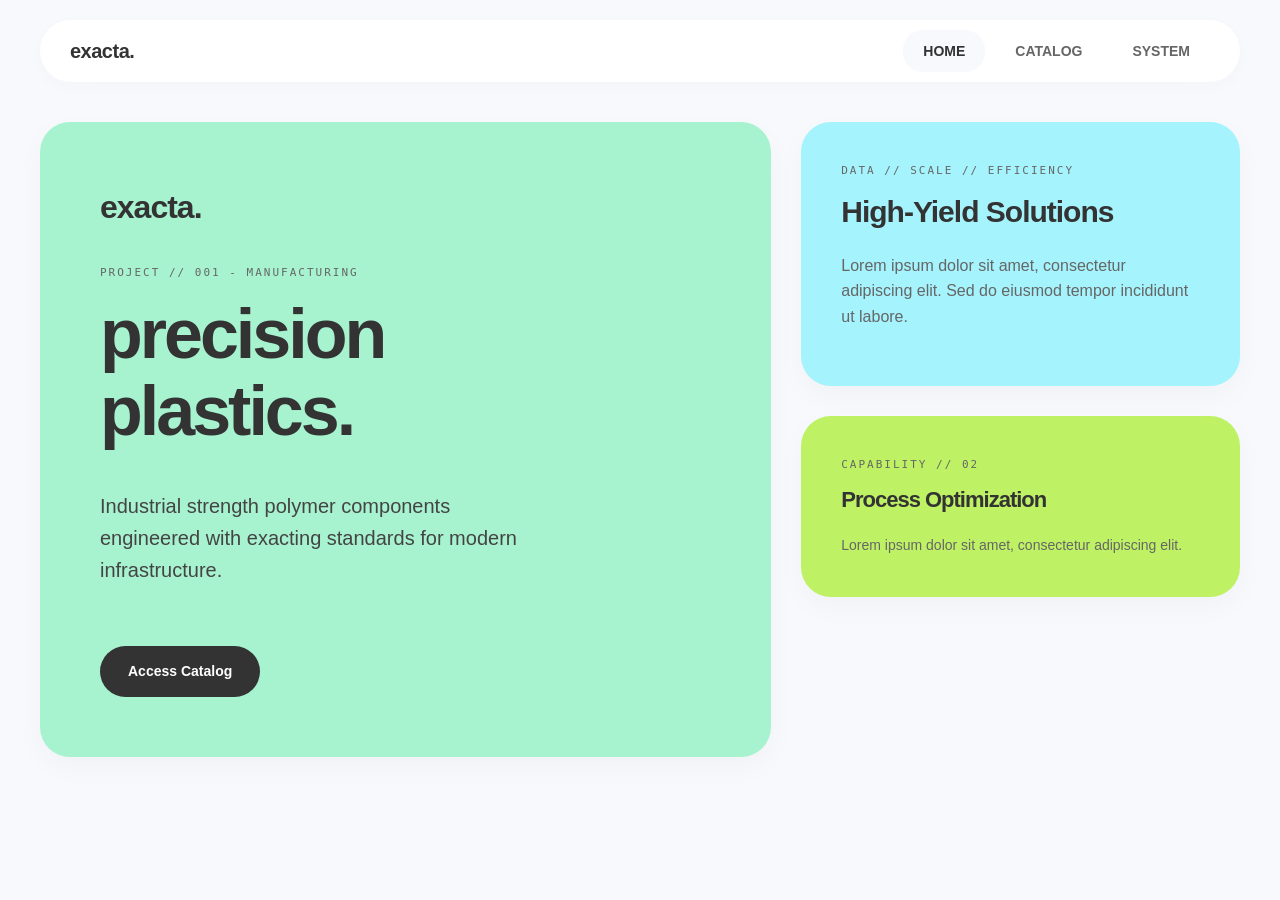
<file: index.html>
<!DOCTYPE html>
<html lang="en">
<head>
    <meta charset="UTF-8">
    <meta name="viewport" content="width=device-width, initial-scale=1.0">
    <title>Exacta Plastics | Home</title>
    <link rel="stylesheet" href="style.css">
</head>
<body>

    <main class="container">
        
        <div class="nav-wrapper">
            <nav class="navbar">
                <a href="index.html" class="logo-text">exacta.</a>
                <div class="nav-links">
                    <a href="index.html" class="active">HOME</a>
                    <a href="products.html">CATALOG</a>
                    <a href="about.html">SYSTEM</a>
                </div>
            </nav>
        </div>

        <section class="home-collage-grid">
            
            <div class="collage-panel panel-main-hero">
                <div class="hero-logo-large">exacta.</div>
                
                <span class="tech-text">Project // 001 - Manufacturing</span>
                <h1>precision<br>plastics.</h1>
                <p>Industrial strength polymer components engineered with exacting standards for modern infrastructure.</p>
                <div style="margin-top: 40px;">
                    <a href="products.html" class="pill-btn">Access Catalog</a>
                </div>
            </div>
            
            <div class="stacked-panels">
                
                <div class="collage-panel panel-secondary-blue">
                    <span class="tech-text">Data // Scale // Efficiency</span>
                    <h2>High-Yield Solutions</h2>
                    <p style="color: var(--text-muted);">Lorem ipsum dolor sit amet, consectetur adipiscing elit. Sed do eiusmod tempor incididunt ut labore.</p>
                </div>
                
                <div class="collage-panel panel-secondary-green">
                    <span class="tech-text">Capability // 02</span>
                    <h3>Process Optimization</h3>
                    <p style="color: var(--text-muted); font-size: 14px; margin-bottom: 0;">Lorem ipsum dolor sit amet, consectetur adipiscing elit.</p>
                </div>

            </div>

        </section>
    </main>

</body>
</html>
</file>
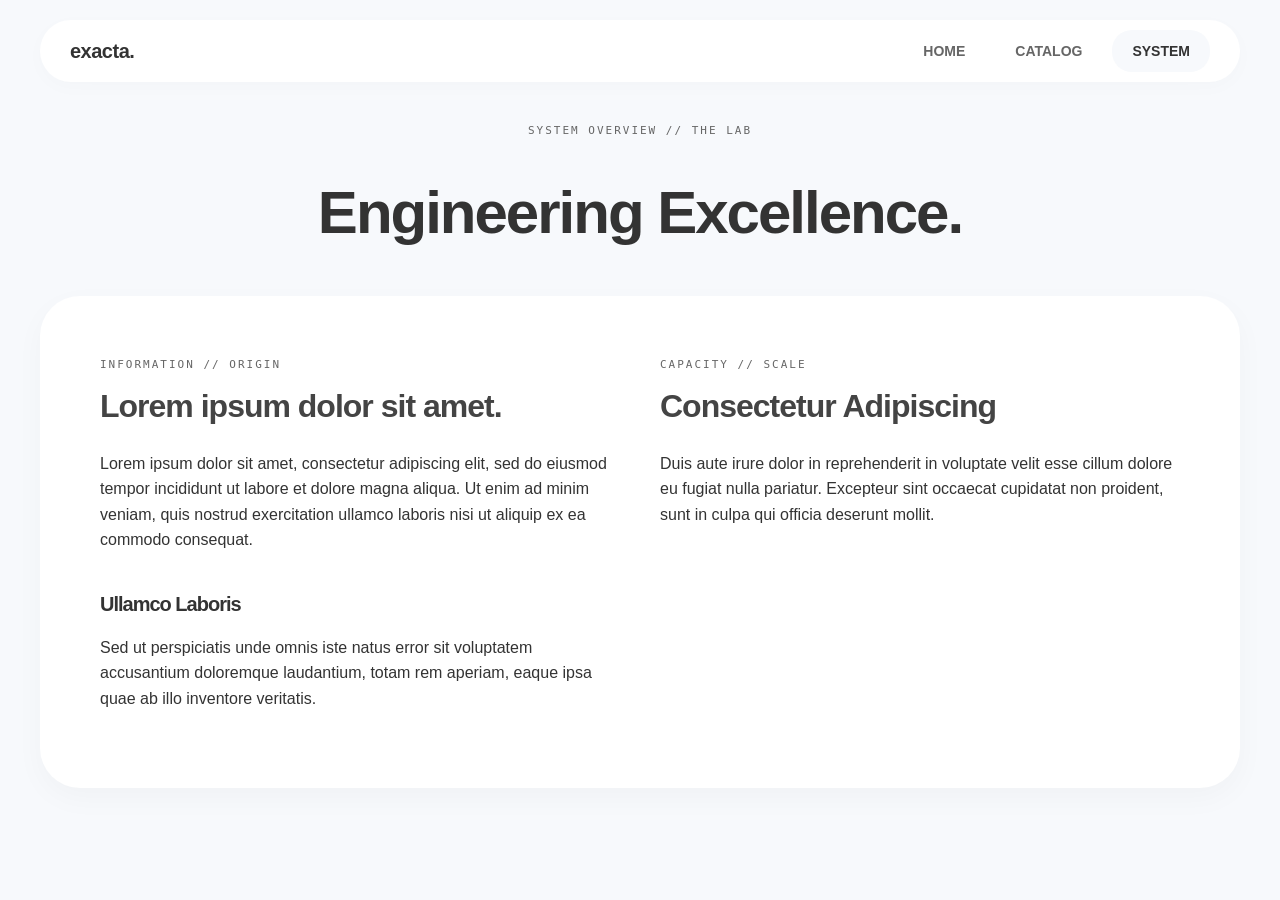
<file: about.html>
<!DOCTYPE html>
<html lang="en">
<head>
    <meta charset="UTF-8">
    <meta name="viewport" content="width=device-width, initial-scale=1.0">
    <title>Exacta Plastics | System</title>
    <link rel="stylesheet" href="style.css">
</head>
<body>

    <main class="container">
        
        <div class="nav-wrapper">
            <nav class="navbar">
                <a href="index.html" class="logo-text">exacta.</a>
                <div class="nav-links">
                    <a href="index.html">HOME</a>
                    <a href="products.html">CATALOG</a>
                    <a href="about.html" class="active">SYSTEM</a>
                </div>
            </nav>
        </div>

        <span class="tech-text" style="color: var(--text-muted); text-align: center;">SYSTEM OVERVIEW // THE LAB</span>
        <h1 style="font-size: 60px; letter-spacing: -2px; text-align: center; margin-bottom: 50px;">Engineering Excellence.</h1>

        <section class="about-minimal-grid">
            
            <div>
                <span class="tech-text">Information // Origin</span>
                <h2 style="font-size: 32px; margin-top: 0; color: #444;">Lorem ipsum dolor sit amet.</h2>
                <p>Lorem ipsum dolor sit amet, consectetur adipiscing elit, sed do eiusmod tempor incididunt ut labore et dolore magna aliqua. Ut enim ad minim veniam, quis nostrud exercitation ullamco laboris nisi ut aliquip ex ea commodo consequat.</p>
                
                <h3 style="margin-top: 40px; font-size: 20px;">Ullamco Laboris</h3>
                <p>Sed ut perspiciatis unde omnis iste natus error sit voluptatem accusantium doloremque laudantium, totam rem aperiam, eaque ipsa quae ab illo inventore veritatis.</p>
            </div>

            <div>
                <span class="tech-text">Capacity // Scale</span>
                <h2 style="font-size: 32px; margin-top: 0; color: #444;">Consectetur Adipiscing</h2>
                <p>Duis aute irure dolor in reprehenderit in voluptate velit esse cillum dolore eu fugiat nulla pariatur. Excepteur sint occaecat cupidatat non proident, sunt in culpa qui officia deserunt mollit.</p>
            </div>

        </section>
    </main>

</body>
</html>
</file>
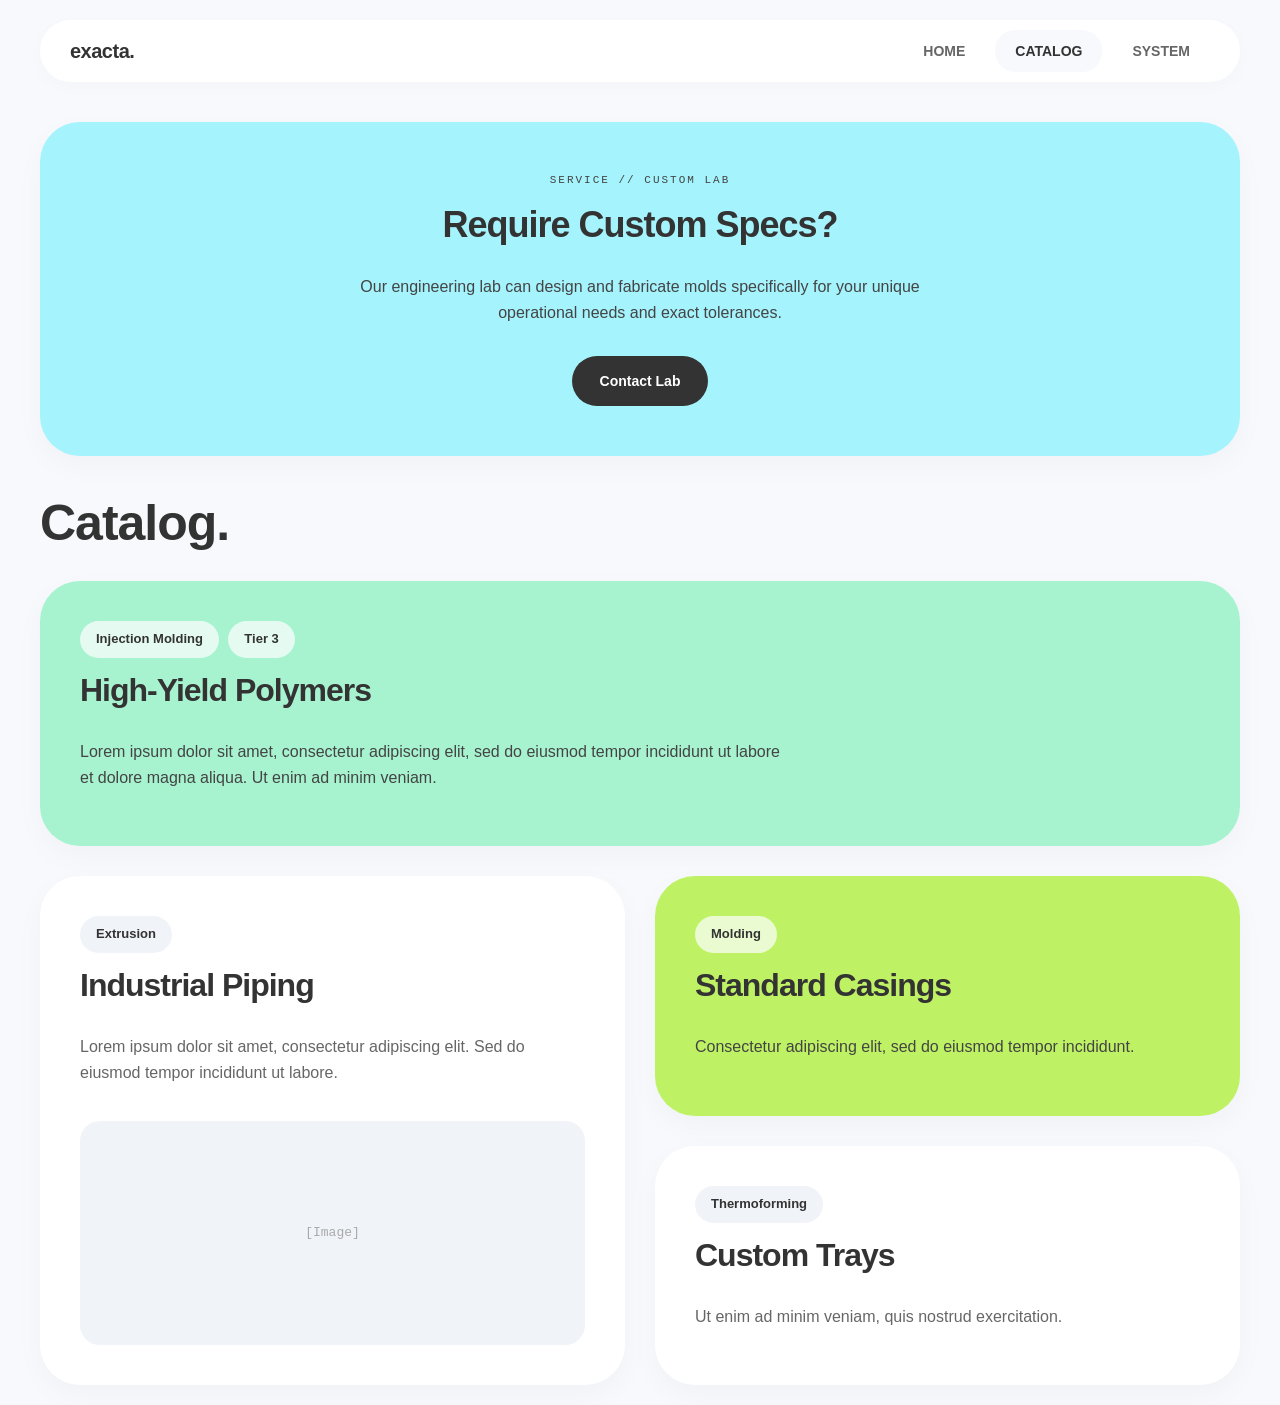
<file: products.html>
<!DOCTYPE html>
<html lang="en">
<head>
    <meta charset="UTF-8">
    <meta name="viewport" content="width=device-width, initial-scale=1.0">
    <title>Exacta Plastics | Catalog</title>
    <link rel="stylesheet" href="style.css">
</head>
<body>

    <main class="container">
        
        <div class="nav-wrapper">
            <nav class="navbar">
                <a href="index.html" class="logo-text">exacta.</a>
                <div class="nav-links">
                    <a href="index.html">HOME</a>
                    <a href="products.html" class="active">CATALOG</a>
                    <a href="about.html">SYSTEM</a>
                </div>
            </nav>
        </div>

        <section class="custom-lab-banner">
            <span class="tech-text" style="color: #444;">SERVICE // CUSTOM LAB</span>
            <h2>Require Custom Specs?</h2>
            <p style="color: #444; max-width: 600px; margin: 0 auto 30px auto;">Our engineering lab can design and fabricate molds specifically for your unique operational needs and exact tolerances.</p>
            <a href="about.html" class="pill-btn">Contact Lab</a>
        </section>

        <h1 style="font-size: 50px; margin-bottom: 30px;">Catalog.</h1>

        <div class="products-collage-grid">
            
            <article class="product-panel product-large">
                <div>
                    <span class="tag">Injection Molding</span>
                    <span class="tag">Tier 3</span>
                </div>
                <h3>High-Yield Polymers</h3>
                <p style="color: #444; max-width: 700px;">Lorem ipsum dolor sit amet, consectetur adipiscing elit, sed do eiusmod tempor incididunt ut labore et dolore magna aliqua. Ut enim ad minim veniam.</p>
            </article>

            <article class="product-panel product-tall">
                <div>
                    <span class="tag" style="background: #f0f3f7;">Extrusion</span>
                </div>
                <h3>Industrial Piping</h3>
                <p style="color: var(--text-muted);">Lorem ipsum dolor sit amet, consectetur adipiscing elit. Sed do eiusmod tempor incididunt ut labore.</p>
                <div style="flex-grow: 1; min-height: 150px; background: #f0f3f7; border-radius: 20px; margin-top: 20px; display: flex; align-items: center; justify-content: center; color: #aaa; font-family: monospace;">
                    [Image]
                </div>
            </article>

            <article class="product-panel product-square">
                <div>
                    <span class="tag">Molding</span>
                </div>
                <h3>Standard Casings</h3>
                <p style="color: #444;">Consectetur adipiscing elit, sed do eiusmod tempor incididunt.</p>
            </article>

            <article class="product-panel product-square-light">
                <div>
                    <span class="tag" style="background: #f0f3f7;">Thermoforming</span>
                </div>
                <h3>Custom Trays</h3>
                <p style="color: var(--text-muted);">Ut enim ad minim veniam, quis nostrud exercitation.</p>
            </article>

        </div>
    </main>

</body>
</html>
</file>
<file: style.css>
/* =========================================
   1. GLOBAL STYLES (Applies to all devices)
   ========================================= */
:root {
    --bg-color: #f7f9fc; /* Very light, soft off-white/blue */
    --surface-color: #ffffff;
    --text-main: #333333; /* Dark gray for good readability */
    --text-muted: #666666;
    --accent-primary: #a7f3d0; /* Soft, bright mint green */
    --accent-secondary: #bef264; /* Soft lime green */
    --accent-tertiary: #a5f3fc; /* Bright sky blue */
    --card-shadow: 0 10px 30px rgba(0,0,0,0.03);
}

body {
    font-family: 'Helvetica Neue', Arial, sans-serif;
    background-color: var(--bg-color);
    color: var(--text-main);
    margin: 0;
    padding: 0;
    line-height: 1.6;
}

h1, h2, h3 { letter-spacing: -1px; line-height: 1.1; font-weight: 800; }

.tech-text {
    font-family: monospace;
    font-size: 11px;
    text-transform: uppercase;
    letter-spacing: 2px;
    color: var(--text-muted);
    margin-bottom: 15px;
    display: block;
}

.container {
    max-width: 1200px;
    margin: 0 auto;
    padding: 20px;
}

.pill-btn {
    display: inline-block;
    background: #333; /* Use a dark color for contrast on pastels */
    color: #fff;
    padding: 14px 28px;
    border-radius: 30px;
    text-decoration: none;
    font-weight: bold;
    font-size: 14px;
    border: none;
    transition: opacity 0.2s;
}

.pill-btn:hover { opacity: 0.8; }

.tag {
    display: inline-block;
    background: rgba(255,255,255,0.7);
    color: var(--text-main);
    font-size: 13px;
    font-weight: bold;
    padding: 8px 16px;
    border-radius: 20px;
    margin-right: 5px;
    margin-bottom: 15px;
}

/* =========================================
   2. HEADER & NAVIGATION
   ========================================= */
.nav-wrapper {
    position: sticky;
    top: 20px;
    z-index: 100;
    margin-bottom: 40px;
}

.navbar {
    background: var(--surface-color);
    border-radius: 50px;
    padding: 10px 30px;
    display: flex;
    justify-content: space-between;
    align-items: center;
    box-shadow: 0 5px 20px rgba(0,0,0,0.02);
}

.logo-text {
    font-size: 20px;
    font-weight: 900;
    text-decoration: none;
    color: var(--text-main);
    letter-spacing: -0.5px;
    display: flex;
    align-items: center;
    gap: 10px;
}

.nav-links {
    display: flex;
    gap: 10px;
}

.nav-links a {
    text-decoration: none;
    color: var(--text-muted);
    font-size: 14px;
    font-weight: 600;
    padding: 10px 20px;
    border-radius: 20px;
    transition: all 0.2s ease;
}

.nav-links a:hover, .nav-links a.active {
    background: var(--bg-color);
    color: var(--text-main);
}

/* =========================================
   3. HOME PAGE: ASYMMETRICAL GRID
   ========================================= */
.home-collage-grid {
    display: grid;
    grid-template-columns: 2fr 1.2fr; /* Prominent left panel, stacked right panels */
    gap: 30px;
}

/* Base Panel Style for both pages */
.collage-panel {
    border-radius: 30px;
    padding: 40px;
    box-shadow: var(--card-shadow);
}

/* Main Left Panel */
.panel-main-hero {
    grid-row: span 2; /* Spans both rows in the 2-column layout */
    background-color: var(--accent-primary); /* Soft mint green */
    display: flex;
    flex-direction: column;
    justify-content: center;
    padding: 60px;
}

/* Your prominent logo element */
.hero-logo-large {
    font-size: 32px;
    font-weight: 900;
    margin-bottom: 30px;
    letter-spacing: -1px;
}

.panel-main-hero h1 { font-size: 70px; margin: 0 0 20px 0; letter-spacing: -3px; }
.panel-main-hero p { font-size: 20px; color: #444; max-width: 450px; }

/* Right-side Stacked Panels */
.stacked-panels {
    display: flex;
    flex-direction: column;
    gap: 30px;
}

.panel-secondary-blue { background-color: var(--accent-tertiary); }
.panel-secondary-blue h2 { font-size: 30px; margin-top: 0; }

.panel-secondary-green { background-color: var(--accent-secondary); }
.panel-secondary-green h3 { font-size: 22px; margin-top: 0; }

/* =========================================
   4. ABOUT PAGE: MINIMAL GRID
   ========================================= */
.about-minimal-grid {
    display: grid;
    grid-template-columns: 1fr 1fr;
    gap: 40px;
    background: var(--surface-color);
    border-radius: 40px;
    padding: 60px;
    box-shadow: var(--card-shadow);
}

/* =========================================
   5. MOBILE APP LAYOUT (Pixel 9a)
   ========================================= */
@media (max-width: 800px) {
    
    /* 1. Transform Nav into a Bottom "App" Bar */
    .nav-wrapper {
        top: auto;
        bottom: 0;
        position: fixed;
        width: 100%;
        margin-bottom: 0;
    }
    
    .navbar {
        border-radius: 0;
        padding: 15px 10px;
        box-shadow: 0 -5px 20px rgba(0,0,0,0.02);
        justify-content: center;
    }

    .logo-text { display: none; }
    
    .nav-links {
        width: 100%;
        justify-content: space-around;
        gap: 0;
    }
    
    .nav-links a { margin: 0; font-size: 13px; padding: 10px 15px; }

    body { padding-bottom: 80px; } /* Prevent content hiding behind nav */

    /* 2. Stack the Home Grid */
    .home-collage-grid { grid-template-columns: 1fr; }
    
    .panel-main-hero { grid-row: auto; padding: 40px 30px; }
    .hero-logo-large { font-size: 24px; margin-bottom: 20px; }
    .panel-main-hero h1 { font-size: 45px; }

    /* 3. Stack the About Grid */
    .about-minimal-grid { grid-template-columns: 1fr; padding: 40px; }
}


/* =========================================
   6. PRODUCT PAGE (Pastel Collage)
   ========================================= */
.custom-lab-banner {
    background-color: var(--accent-tertiary); /* Sky blue */
    border-radius: 40px;
    padding: 50px 40px;
    margin-bottom: 40px;
    box-shadow: var(--card-shadow);
    text-align: center;
}

.custom-lab-banner h2 { font-size: 36px; margin-top: 0; }

/* The asymmetrical grid to match the reference */
.products-collage-grid {
    display: grid;
    grid-template-columns: 1fr 1fr;
    gap: 30px;
}

.product-panel {
    border-radius: 40px;
    padding: 40px;
    box-shadow: var(--card-shadow);
    display: flex;
    flex-direction: column;
}

/* Specific shapes for the collage */
.product-large {
    grid-column: span 2; /* Stretches all the way across */
    background-color: var(--accent-primary); /* Mint */
}

.product-tall {
    background-color: var(--surface-color);
    grid-row: span 2; /* Stretches downwards */
}

.product-square {
    background-color: var(--accent-secondary); /* Lime */
}

.product-square-light {
    background-color: var(--surface-color);
}

.product-panel h3 { font-size: 32px; margin-top: 0; margin-bottom: 15px;}

/* Mobile stacking */
@media (max-width: 800px) {
    .products-collage-grid { grid-template-columns: 1fr; }
    .product-large, .product-tall { grid-column: span 1; grid-row: span 1; }
    .custom-lab-banner { padding: 40px 25px; }
}
</file>
